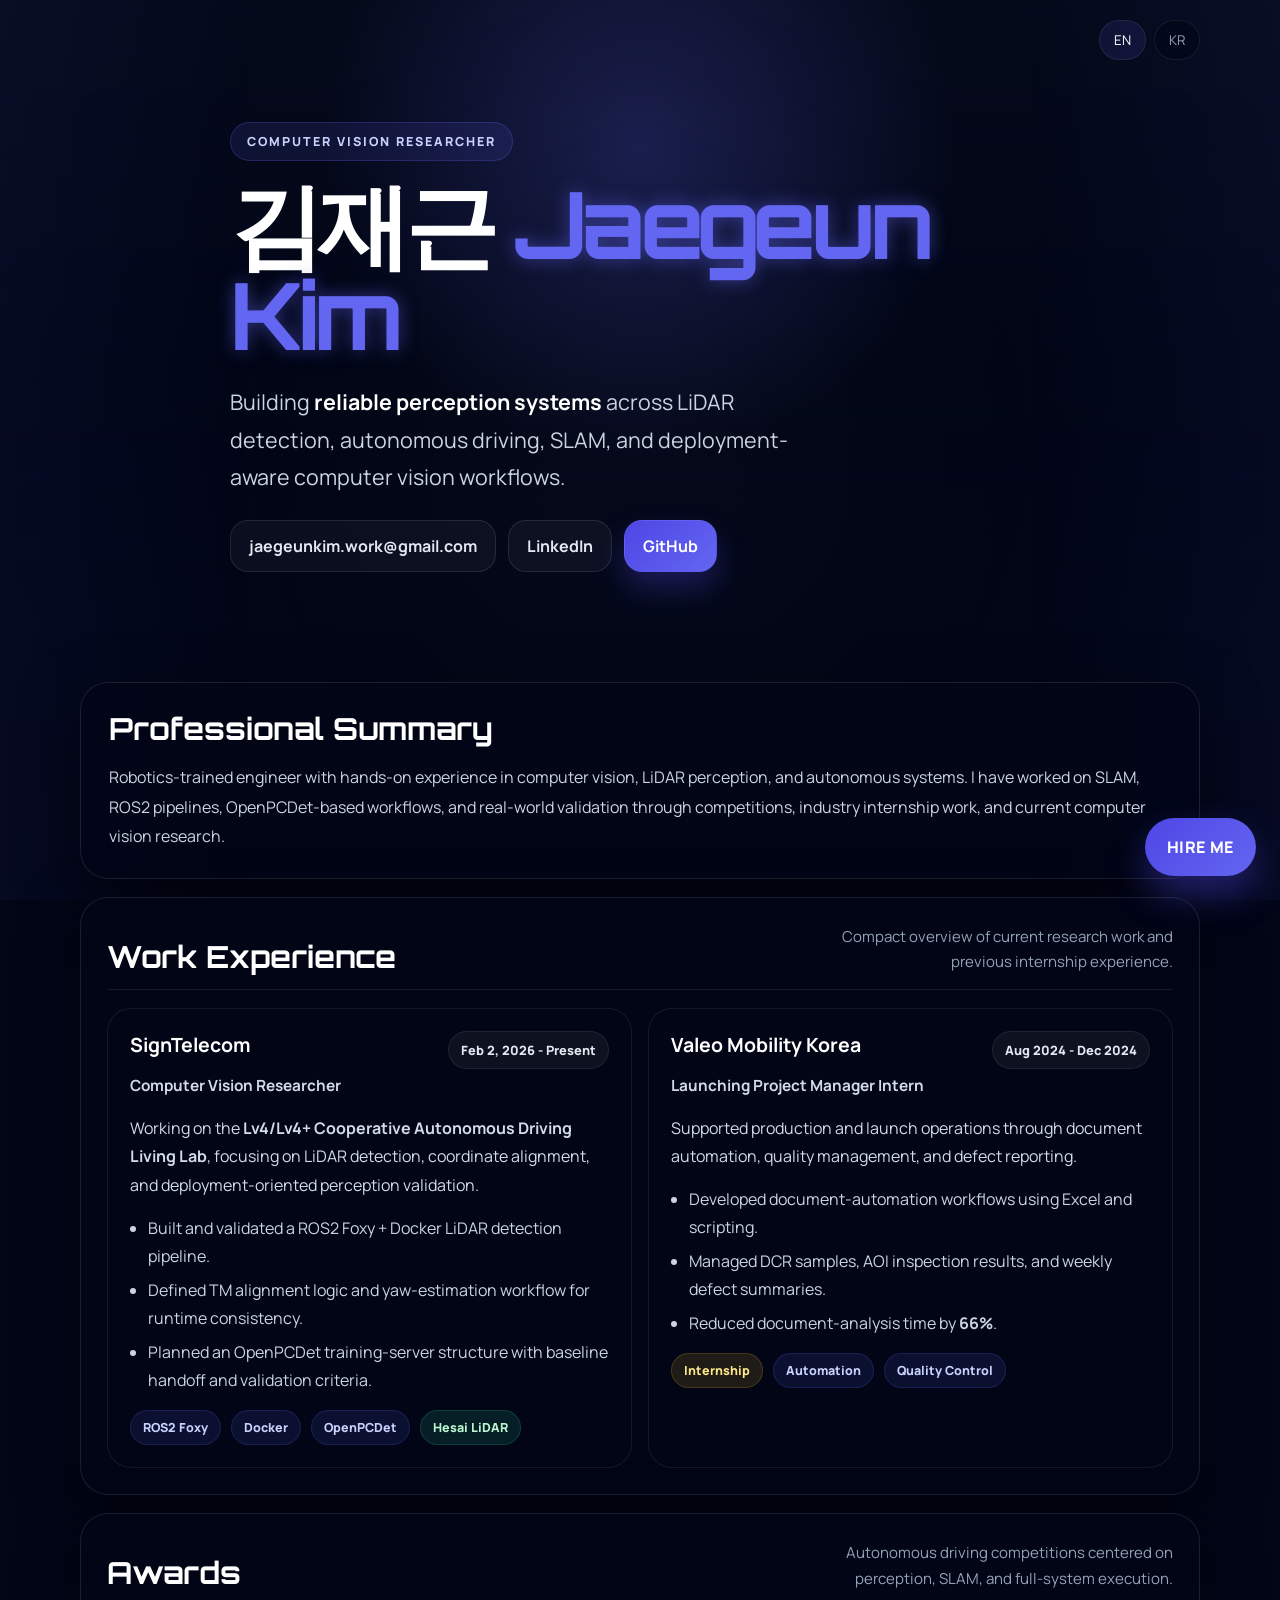
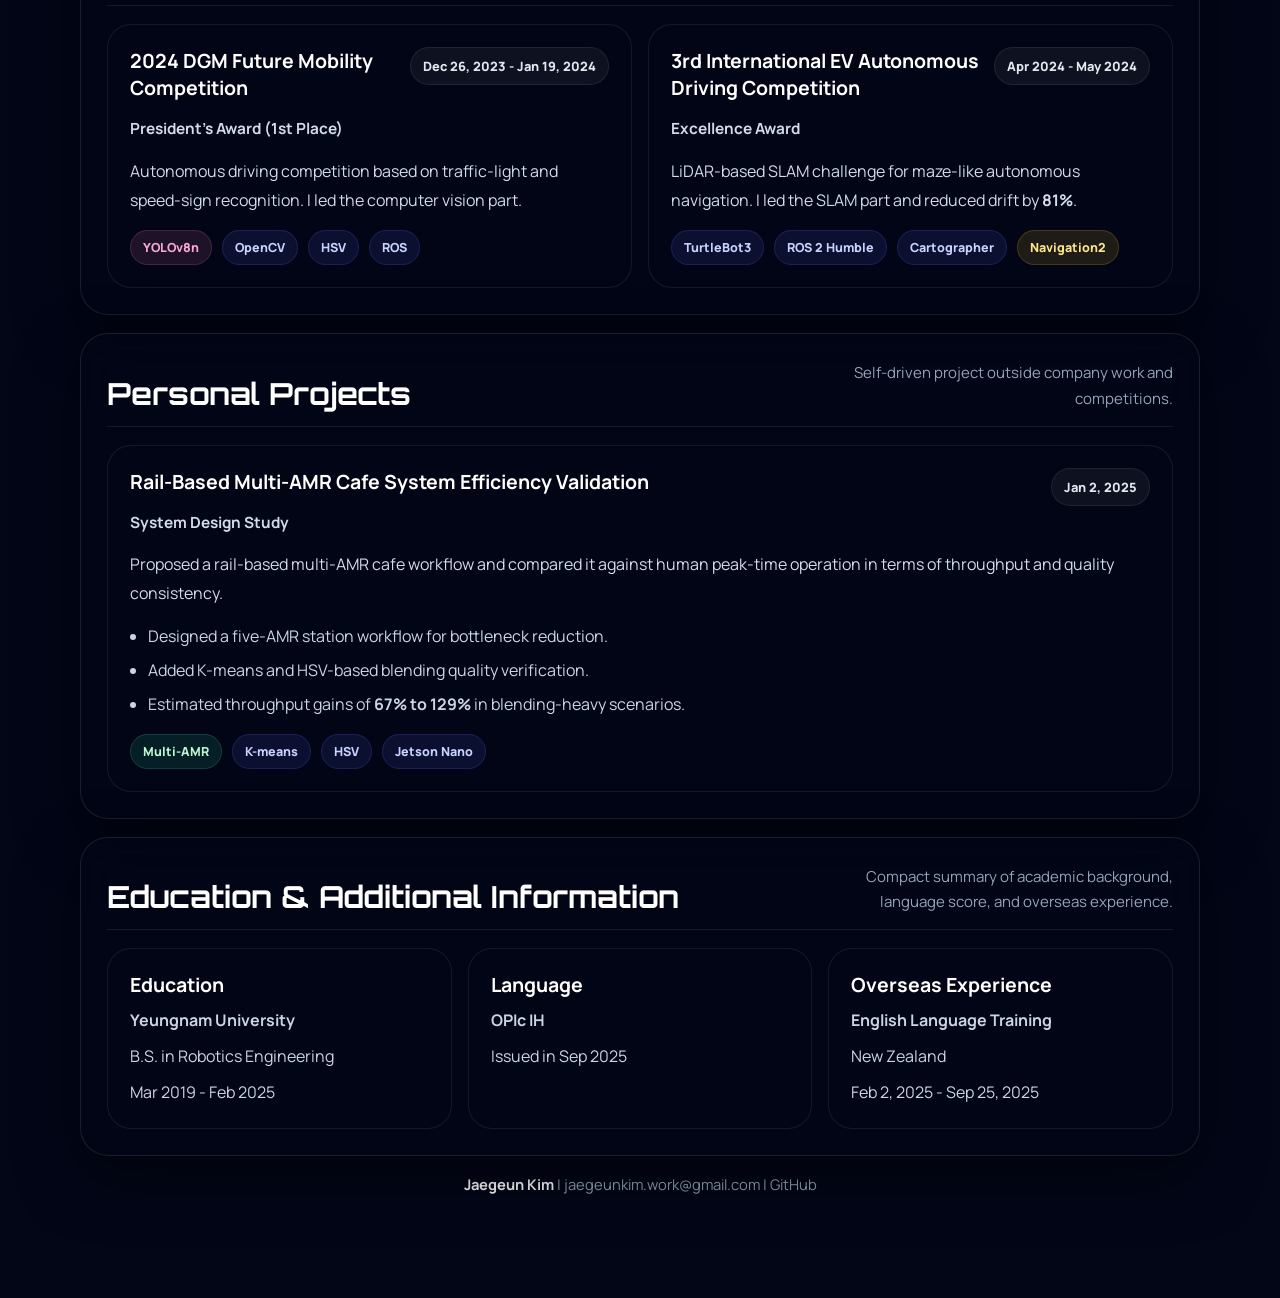
<file: index.html>
<!DOCTYPE html>
<html lang="en">
  <head>
    <meta charset="UTF-8" />
    <meta name="viewport" content="width=device-width, initial-scale=1.0" />
    <title>Jaegeun Kim | Computer Vision Researcher Portfolio</title>
    <link rel="preconnect" href="https://fonts.googleapis.com" />
    <link rel="preconnect" href="https://fonts.gstatic.com" crossorigin />
    <link
      href="https://fonts.googleapis.com/css2?family=Manrope:wght@400;500;700;800&family=Orbitron:wght@500;700;800&display=swap"
      rel="stylesheet"
    />
    <link rel="stylesheet" href="styles.css" />
  </head>
  <body>
    <div class="scene">
      <iframe
        src="https://my.spline.design/nexbotrobotcharacterconcept-U0ALLyfERyusgo1ehu6q9egn/"
        title="Interactive robot background"
      ></iframe>
    </div>

    <div class="page">
      <nav class="topbar">
        <div class="topbar-links">
          <a class="active" href="index.html">EN</a>
          <a href="index-ko.html">KR</a>
        </div>
      </nav>

      <header class="hero">
        <div class="hero-copy">
          <span class="eyebrow">Computer Vision Researcher</span>
          <h1>김재근 <span class="accent">Jaegeun Kim</span></h1>
          <p>
            Building <strong>reliable perception systems</strong> across LiDAR detection,
            autonomous driving, SLAM, and deployment-aware computer vision workflows.
          </p>
          <div class="hero-actions">
            <a href="mailto:jaegeunkim.work@gmail.com">jaegeunkim.work@gmail.com</a>
            <a href="https://www.linkedin.com/in/jaegeun-kim-068551364" target="_blank" rel="noreferrer">LinkedIn</a>
            <a class="primary" href="https://github.com/jakebeep00" target="_blank" rel="noreferrer">GitHub</a>
          </div>
        </div>
      </header>

      <section class="glass summary-card">
        <h2>Professional Summary</h2>
        <p>
          Robotics-trained engineer with hands-on experience in computer vision, LiDAR perception, and autonomous systems.
          I have worked on SLAM, ROS2 pipelines, OpenPCDet-based workflows, and real-world validation through competitions,
          industry internship work, and current computer vision research.
        </p>
      </section>

      <section id="experience" class="glass section">
        <div class="section-head">
          <h2>Work Experience</h2>
          <p>Compact overview of current research work and previous internship experience.</p>
        </div>
        <div class="grid-two">
          <article class="item">
            <div class="item-top">
              <div>
                <h3>SignTelecom</h3>
                <p class="sub">Computer Vision Researcher</p>
              </div>
              <span class="date">Feb 2, 2026 - Present</span>
            </div>
            <p>
              Working on the <strong>Lv4/Lv4+ Cooperative Autonomous Driving Living Lab</strong>,
              focusing on LiDAR detection, coordinate alignment, and deployment-oriented perception validation.
            </p>
            <ul class="mini-list">
              <li>Built and validated a ROS2 Foxy + Docker LiDAR detection pipeline.</li>
              <li>Defined TM alignment logic and yaw-estimation workflow for runtime consistency.</li>
              <li>Planned an OpenPCDet training-server structure with baseline handoff and validation criteria.</li>
            </ul>
            <div class="tags">
              <span class="tag">ROS2 Foxy</span>
              <span class="tag">Docker</span>
              <span class="tag">OpenPCDet</span>
              <span class="tag green">Hesai LiDAR</span>
            </div>
          </article>

          <article class="item">
            <div class="item-top">
              <div>
                <h3>Valeo Mobility Korea</h3>
                <p class="sub">Launching Project Manager Intern</p>
              </div>
              <span class="date">Aug 2024 - Dec 2024</span>
            </div>
            <p>
              Supported production and launch operations through document automation, quality management,
              and defect reporting.
            </p>
            <ul class="mini-list">
              <li>Developed document-automation workflows using Excel and scripting.</li>
              <li>Managed DCR samples, AOI inspection results, and weekly defect summaries.</li>
              <li>Reduced document-analysis time by <strong>66%</strong>.</li>
            </ul>
            <div class="tags">
              <span class="tag amber">Internship</span>
              <span class="tag">Automation</span>
              <span class="tag">Quality Control</span>
            </div>
          </article>
        </div>
      </section>

      <section id="awards" class="glass section">
        <div class="section-head">
          <h2>Awards</h2>
          <p>Autonomous driving competitions centered on perception, SLAM, and full-system execution.</p>
        </div>
        <div class="grid-two">
          <article class="item">
            <div class="item-top">
              <div>
                <h3>2024 DGM Future Mobility Competition</h3>
                <p class="sub">President's Award (1st Place)</p>
              </div>
              <span class="date">Dec 26, 2023 - Jan 19, 2024</span>
            </div>
            <p>
              Autonomous driving competition based on traffic-light and speed-sign recognition.
              I led the computer vision part.
            </p>
            <div class="tags">
              <span class="tag pink">YOLOv8n</span>
              <span class="tag">OpenCV</span>
              <span class="tag">HSV</span>
              <span class="tag">ROS</span>
            </div>
          </article>

          <article class="item">
            <div class="item-top">
              <div>
                <h3>3rd International EV Autonomous Driving Competition</h3>
                <p class="sub">Excellence Award</p>
              </div>
              <span class="date">Apr 2024 - May 2024</span>
            </div>
            <p>
              LiDAR-based SLAM challenge for maze-like autonomous navigation.
              I led the SLAM part and reduced drift by <strong>81%</strong>.
            </p>
            <div class="tags">
              <span class="tag">TurtleBot3</span>
              <span class="tag">ROS 2 Humble</span>
              <span class="tag">Cartographer</span>
              <span class="tag amber">Navigation2</span>
            </div>
          </article>
        </div>
      </section>

      <section id="projects" class="glass section">
        <div class="section-head">
          <h2>Personal Projects</h2>
          <p>Self-driven project outside company work and competitions.</p>
        </div>
        <div class="grid-two">
          <article class="item full-span">
            <div class="item-top">
              <div>
                <h3>Rail-Based Multi-AMR Cafe System Efficiency Validation</h3>
                <p class="sub">System Design Study</p>
              </div>
              <span class="date">Jan 2, 2025</span>
            </div>
            <p>
              Proposed a rail-based multi-AMR cafe workflow and compared it against human peak-time operation
              in terms of throughput and quality consistency.
            </p>
            <ul class="mini-list">
              <li>Designed a five-AMR station workflow for bottleneck reduction.</li>
              <li>Added K-means and HSV-based blending quality verification.</li>
              <li>Estimated throughput gains of <strong>67% to 129%</strong> in blending-heavy scenarios.</li>
            </ul>
            <div class="tags">
              <span class="tag green">Multi-AMR</span>
              <span class="tag">K-means</span>
              <span class="tag">HSV</span>
              <span class="tag">Jetson Nano</span>
            </div>
          </article>
        </div>
      </section>

      <section id="education" class="glass section">
        <div class="section-head">
          <h2>Education & Additional Information</h2>
          <p>Compact summary of academic background, language score, and overseas experience.</p>
        </div>
        <div class="grid-three">
          <article class="item info-item">
            <h3>Education</h3>
            <p><strong>Yeungnam University</strong></p>
            <p>B.S. in Robotics Engineering</p>
            <p>Mar 2019 - Feb 2025</p>
          </article>

          <article class="item info-item">
            <h3>Language</h3>
            <p><strong>OPIc IH</strong></p>
            <p>Issued in Sep 2025</p>
          </article>

          <article class="item info-item">
            <h3>Overseas Experience</h3>
            <p><strong>English Language Training</strong></p>
            <p>New Zealand</p>
            <p>Feb 2, 2025 - Sep 25, 2025</p>
          </article>
        </div>
      </section>

      <footer>
        <strong>Jaegeun Kim</strong> |
        <a href="mailto:jaegeunkim.work@gmail.com">jaegeunkim.work@gmail.com</a> |
        <a href="https://github.com/jakebeep00" target="_blank" rel="noreferrer">GitHub</a>
      </footer>
    </div>

    <a class="floating-mail" href="mailto:jaegeunkim.work@gmail.com">HIRE ME</a>
  </body>
</html>
</file>
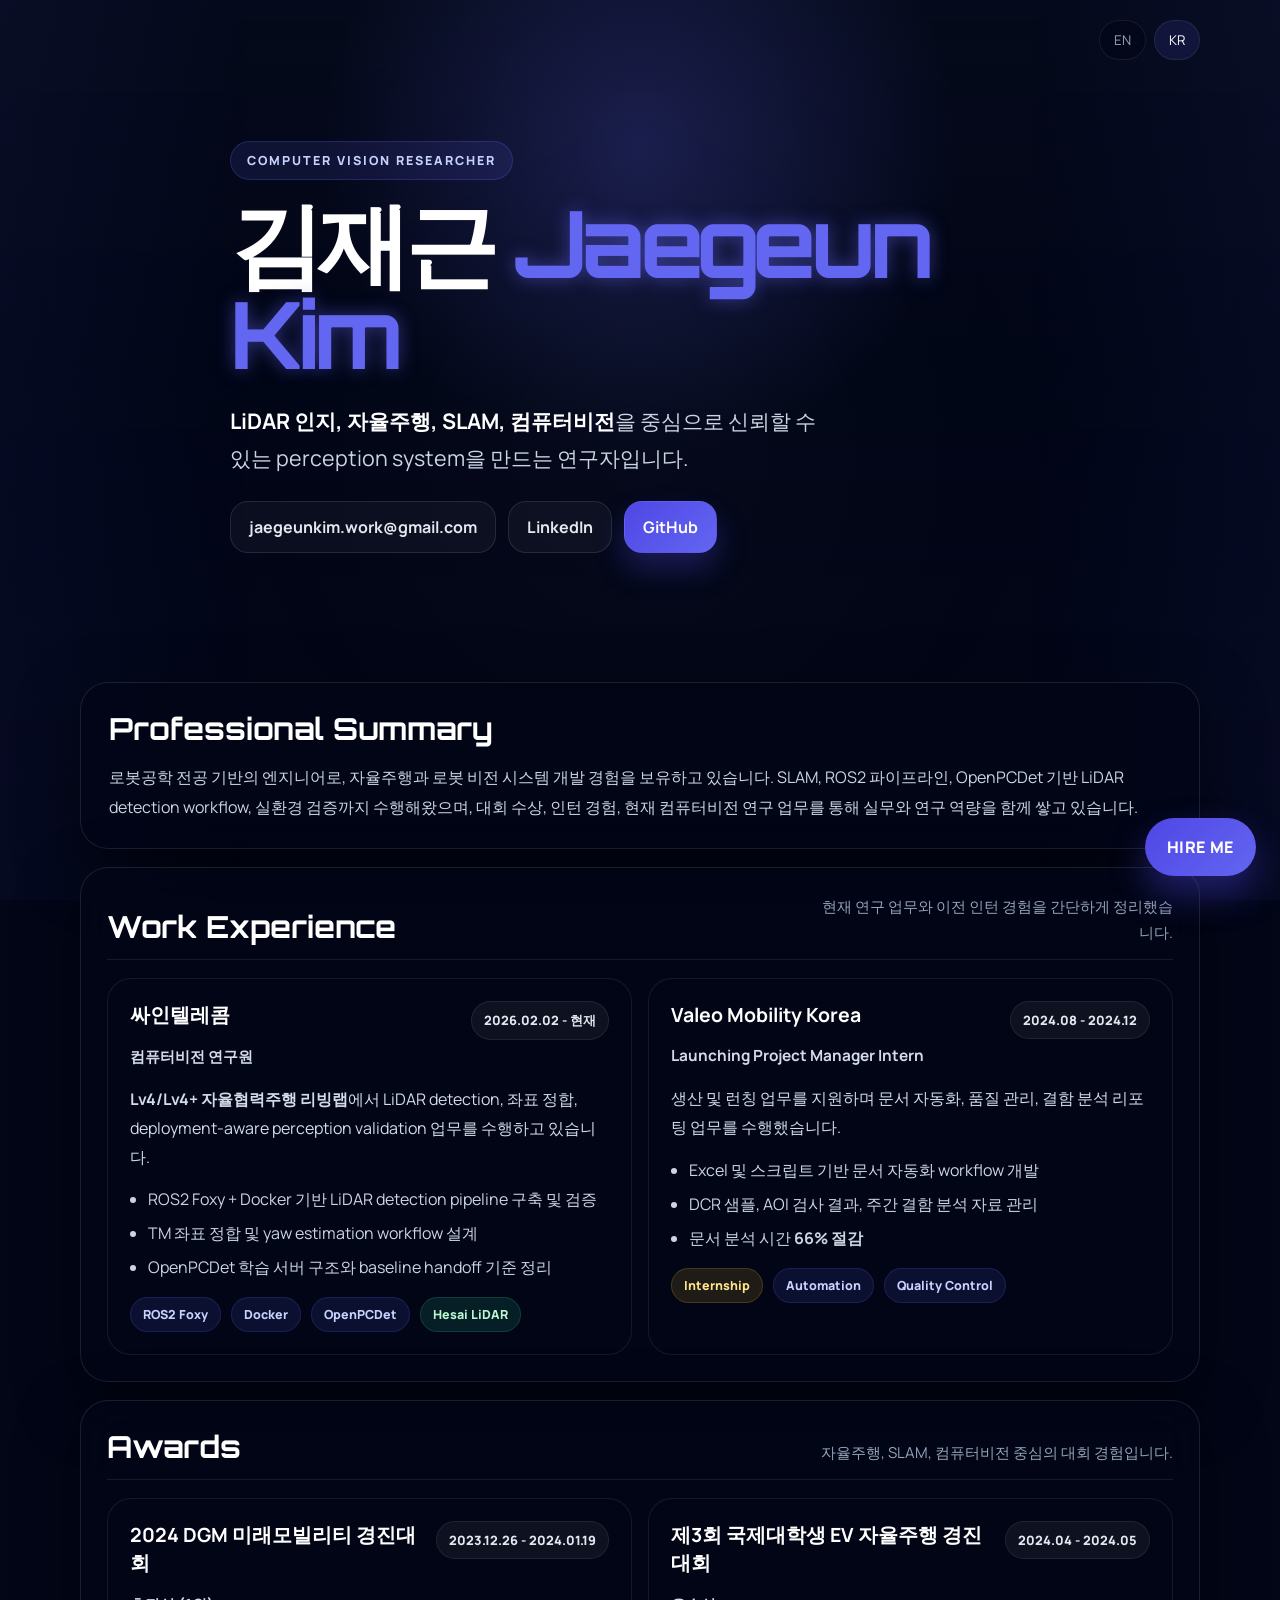
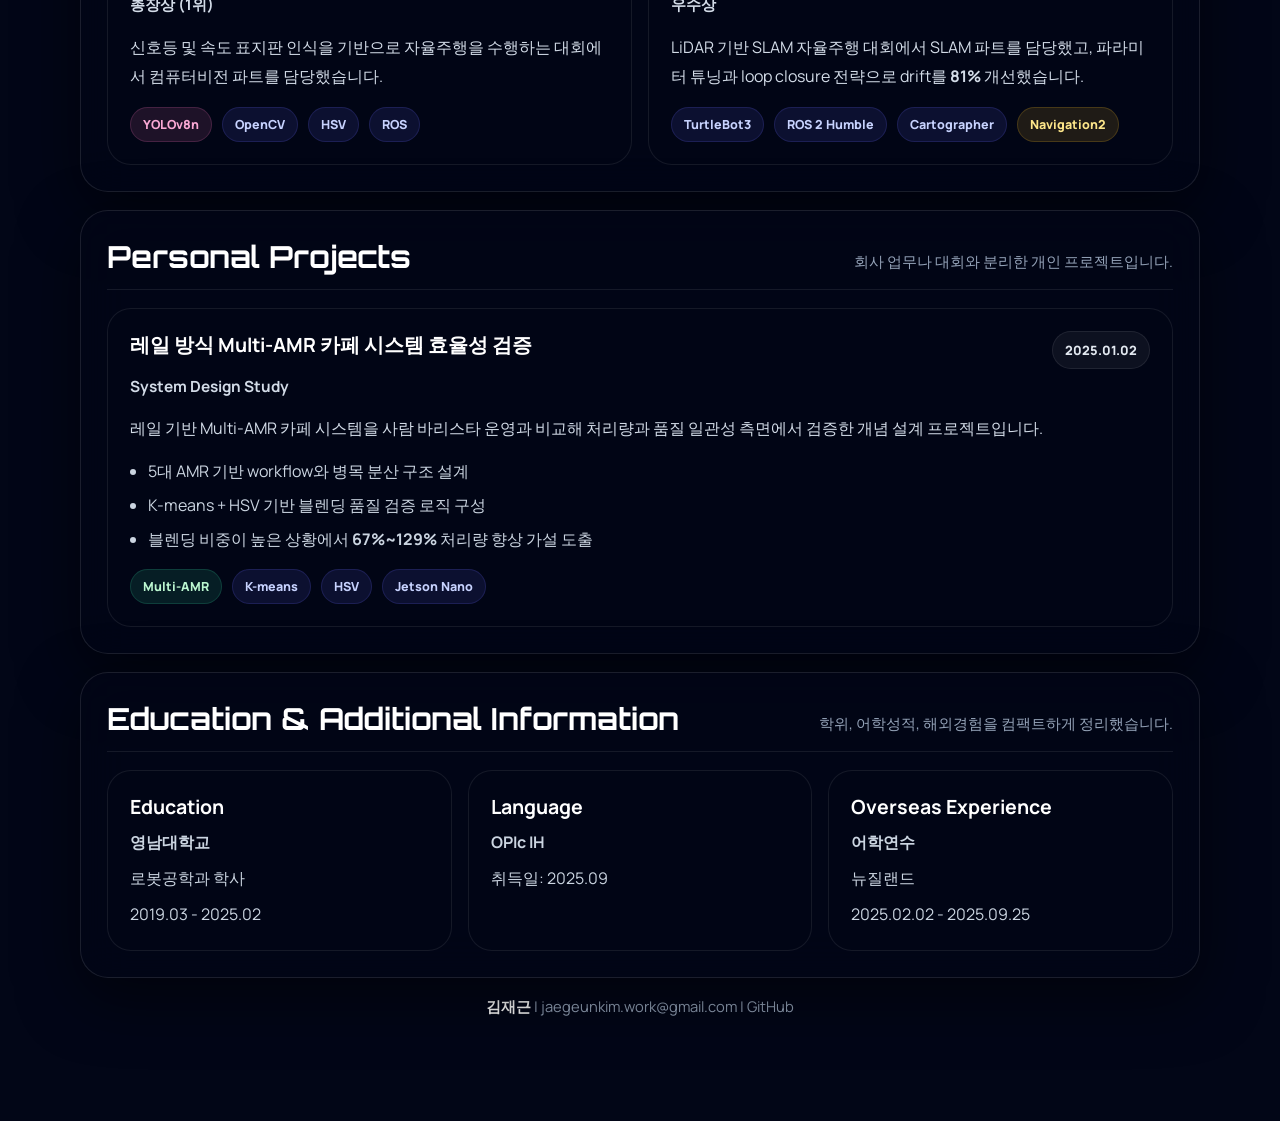
<file: index-ko.html>
<!DOCTYPE html>
<html lang="ko">
  <head>
    <meta charset="UTF-8" />
    <meta name="viewport" content="width=device-width, initial-scale=1.0" />
    <title>김재근 | 컴퓨터비전 연구원 포트폴리오</title>
    <link rel="preconnect" href="https://fonts.googleapis.com" />
    <link rel="preconnect" href="https://fonts.gstatic.com" crossorigin />
    <link
      href="https://fonts.googleapis.com/css2?family=Manrope:wght@400;500;700;800&family=Orbitron:wght@500;700;800&display=swap"
      rel="stylesheet"
    />
    <link rel="stylesheet" href="styles.css" />
  </head>
  <body>
    <div class="scene">
      <iframe
        src="https://my.spline.design/nexbotrobotcharacterconcept-U0ALLyfERyusgo1ehu6q9egn/"
        title="인터랙티브 로봇 배경"
      ></iframe>
    </div>

    <div class="page">
      <nav class="topbar">
        <div class="topbar-links">
          <a href="index.html">EN</a>
          <a class="active" href="index-ko.html">KR</a>
        </div>
      </nav>

      <header class="hero">
        <div class="hero-copy">
          <span class="eyebrow">Computer Vision Researcher</span>
          <h1>김재근 <span class="accent">Jaegeun Kim</span></h1>
          <p>
            <strong>LiDAR 인지, 자율주행, SLAM, 컴퓨터비전</strong>을 중심으로
            신뢰할 수 있는 perception system을 만드는 연구자입니다.
          </p>
          <div class="hero-actions">
            <a href="mailto:jaegeunkim.work@gmail.com">jaegeunkim.work@gmail.com</a>
            <a href="https://www.linkedin.com/in/jaegeun-kim-068551364" target="_blank" rel="noreferrer">LinkedIn</a>
            <a class="primary" href="https://github.com/jakebeep00" target="_blank" rel="noreferrer">GitHub</a>
          </div>
        </div>
      </header>

      <section class="glass summary-card">
        <h2>Professional Summary</h2>
        <p>
          로봇공학 전공 기반의 엔지니어로, 자율주행과 로봇 비전 시스템 개발 경험을 보유하고 있습니다.
          SLAM, ROS2 파이프라인, OpenPCDet 기반 LiDAR detection workflow, 실환경 검증까지 수행해왔으며,
          대회 수상, 인턴 경험, 현재 컴퓨터비전 연구 업무를 통해 실무와 연구 역량을 함께 쌓고 있습니다.
        </p>
      </section>

      <section id="experience" class="glass section">
        <div class="section-head">
          <h2>Work Experience</h2>
          <p>현재 연구 업무와 이전 인턴 경험을 간단하게 정리했습니다.</p>
        </div>
        <div class="grid-two">
          <article class="item">
            <div class="item-top">
              <div>
                <h3>싸인텔레콤</h3>
                <p class="sub">컴퓨터비전 연구원</p>
              </div>
              <span class="date">2026.02.02 - 현재</span>
            </div>
            <p>
              <strong>Lv4/Lv4+ 자율협력주행 리빙랩</strong>에서 LiDAR detection,
              좌표 정합, deployment-aware perception validation 업무를 수행하고 있습니다.
            </p>
            <ul class="mini-list">
              <li>ROS2 Foxy + Docker 기반 LiDAR detection pipeline 구축 및 검증</li>
              <li>TM 좌표 정합 및 yaw estimation workflow 설계</li>
              <li>OpenPCDet 학습 서버 구조와 baseline handoff 기준 정리</li>
            </ul>
            <div class="tags">
              <span class="tag">ROS2 Foxy</span>
              <span class="tag">Docker</span>
              <span class="tag">OpenPCDet</span>
              <span class="tag green">Hesai LiDAR</span>
            </div>
          </article>

          <article class="item">
            <div class="item-top">
              <div>
                <h3>Valeo Mobility Korea</h3>
                <p class="sub">Launching Project Manager Intern</p>
              </div>
              <span class="date">2024.08 - 2024.12</span>
            </div>
            <p>
              생산 및 런칭 업무를 지원하며 문서 자동화, 품질 관리, 결함 분석 리포팅 업무를 수행했습니다.
            </p>
            <ul class="mini-list">
              <li>Excel 및 스크립트 기반 문서 자동화 workflow 개발</li>
              <li>DCR 샘플, AOI 검사 결과, 주간 결함 분석 자료 관리</li>
              <li>문서 분석 시간 <strong>66% 절감</strong></li>
            </ul>
            <div class="tags">
              <span class="tag amber">Internship</span>
              <span class="tag">Automation</span>
              <span class="tag">Quality Control</span>
            </div>
          </article>
        </div>
      </section>

      <section id="awards" class="glass section">
        <div class="section-head">
          <h2>Awards</h2>
          <p>자율주행, SLAM, 컴퓨터비전 중심의 대회 경험입니다.</p>
        </div>
        <div class="grid-two">
          <article class="item">
            <div class="item-top">
              <div>
                <h3>2024 DGM 미래모빌리티 경진대회</h3>
                <p class="sub">총장상 (1위)</p>
              </div>
              <span class="date">2023.12.26 - 2024.01.19</span>
            </div>
            <p>
              신호등 및 속도 표지판 인식을 기반으로 자율주행을 수행하는 대회에서
              컴퓨터비전 파트를 담당했습니다.
            </p>
            <div class="tags">
              <span class="tag pink">YOLOv8n</span>
              <span class="tag">OpenCV</span>
              <span class="tag">HSV</span>
              <span class="tag">ROS</span>
            </div>
          </article>

          <article class="item">
            <div class="item-top">
              <div>
                <h3>제3회 국제대학생 EV 자율주행 경진대회</h3>
                <p class="sub">우수상</p>
              </div>
              <span class="date">2024.04 - 2024.05</span>
            </div>
            <p>
              LiDAR 기반 SLAM 자율주행 대회에서 SLAM 파트를 담당했고,
              파라미터 튜닝과 loop closure 전략으로 drift를 <strong>81%</strong> 개선했습니다.
            </p>
            <div class="tags">
              <span class="tag">TurtleBot3</span>
              <span class="tag">ROS 2 Humble</span>
              <span class="tag">Cartographer</span>
              <span class="tag amber">Navigation2</span>
            </div>
          </article>
        </div>
      </section>

      <section id="projects" class="glass section">
        <div class="section-head">
          <h2>Personal Projects</h2>
          <p>회사 업무나 대회와 분리한 개인 프로젝트입니다.</p>
        </div>
        <div class="grid-two">
          <article class="item full-span">
            <div class="item-top">
              <div>
                <h3>레일 방식 Multi-AMR 카페 시스템 효율성 검증</h3>
                <p class="sub">System Design Study</p>
              </div>
              <span class="date">2025.01.02</span>
            </div>
            <p>
              레일 기반 Multi-AMR 카페 시스템을 사람 바리스타 운영과 비교해
              처리량과 품질 일관성 측면에서 검증한 개념 설계 프로젝트입니다.
            </p>
            <ul class="mini-list">
              <li>5대 AMR 기반 workflow와 병목 분산 구조 설계</li>
              <li>K-means + HSV 기반 블렌딩 품질 검증 로직 구성</li>
              <li>블렌딩 비중이 높은 상황에서 <strong>67%~129%</strong> 처리량 향상 가설 도출</li>
            </ul>
            <div class="tags">
              <span class="tag green">Multi-AMR</span>
              <span class="tag">K-means</span>
              <span class="tag">HSV</span>
              <span class="tag">Jetson Nano</span>
            </div>
          </article>
        </div>
      </section>

      <section id="education" class="glass section">
        <div class="section-head">
          <h2>Education & Additional Information</h2>
          <p>학위, 어학성적, 해외경험을 컴팩트하게 정리했습니다.</p>
        </div>
        <div class="grid-three">
          <article class="item info-item">
            <h3>Education</h3>
            <p><strong>영남대학교</strong></p>
            <p>로봇공학과 학사</p>
            <p>2019.03 - 2025.02</p>
          </article>

          <article class="item info-item">
            <h3>Language</h3>
            <p><strong>OPIc IH</strong></p>
            <p>취득일: 2025.09</p>
          </article>

          <article class="item info-item">
            <h3>Overseas Experience</h3>
            <p><strong>어학연수</strong></p>
            <p>뉴질랜드</p>
            <p>2025.02.02 - 2025.09.25</p>
          </article>
        </div>
      </section>

      <footer>
        <strong>김재근</strong> |
        <a href="mailto:jaegeunkim.work@gmail.com">jaegeunkim.work@gmail.com</a> |
        <a href="https://github.com/jakebeep00" target="_blank" rel="noreferrer">GitHub</a>
      </footer>
    </div>

    <a class="floating-mail" href="mailto:jaegeunkim.work@gmail.com">HIRE ME</a>
  </body>
</html>
</file>
<file: styles.css>
:root {
  --bg: #020617;
  --panel: rgba(2, 6, 23, 0.78);
  --panel-strong: rgba(2, 6, 23, 0.9);
  --line: rgba(255, 255, 255, 0.1);
  --text: #e2e8f0;
  --muted: #94a3b8;
  --primary: #6366f1;
  --primary-strong: #4f46e5;
  --green: #34d399;
  --amber: #fbbf24;
  --pink: #f472b6;
  --shadow: 0 20px 60px rgba(0, 0, 0, 0.5);
}

* {
  box-sizing: border-box;
}

html {
  scroll-behavior: smooth;
}

body {
  margin: 0;
  font-family: "Manrope", sans-serif;
  color: var(--text);
  background: var(--bg);
  overflow-x: hidden;
}

a {
  color: inherit;
  text-decoration: none;
}

iframe {
  width: 100%;
  height: 100%;
  border: 0;
  pointer-events: none;
}

@media (min-width: 900px) {
  iframe {
    pointer-events: auto;
  }
}

.scene,
.scene::before,
.scene::after {
  position: fixed;
  inset: 0;
}

.scene {
  z-index: 0;
}

.scene::before {
  content: "";
  background:
    radial-gradient(circle at 50% 16%, rgba(99, 102, 241, 0.24), transparent 32%),
    linear-gradient(180deg, rgba(15, 23, 42, 0.24) 0%, rgba(2, 6, 23, 0.64) 42%, rgba(2, 6, 23, 0.94) 100%);
  z-index: 1;
  pointer-events: none;
}

.scene::after {
  content: "";
  background:
    linear-gradient(90deg, rgba(99, 102, 241, 0.05), transparent 20%, transparent 80%, rgba(99, 102, 241, 0.05)),
    radial-gradient(circle at center, rgba(255, 255, 255, 0.02), transparent 55%);
  z-index: 2;
  pointer-events: none;
}

.page {
  position: relative;
  z-index: 3;
  width: min(1120px, calc(100% - 28px));
  margin: 0 auto;
  padding: 18px 0 80px;
}

.glass {
  background: var(--panel);
  border: 1px solid var(--line);
  border-radius: 28px;
  box-shadow: var(--shadow);
  backdrop-filter: blur(22px);
}

.topbar {
  display: flex;
  align-items: center;
  justify-content: flex-end;
  gap: 8px;
  padding: 2px 0 0;
  margin-bottom: 10px;
}

.topbar-links {
  display: flex;
  gap: 8px;
}

.topbar-links a {
  padding: 10px 14px;
  border-radius: 999px;
  color: var(--muted);
  font-size: 0.84rem;
  transition: 140ms ease;
  background: rgba(2, 6, 23, 0.58);
  border: 1px solid rgba(255, 255, 255, 0.08);
  backdrop-filter: blur(14px);
}

.topbar-links a:hover,
.topbar-links a.active {
  color: #fff;
  background: rgba(99, 102, 241, 0.12);
}

.hero {
  min-height: 72vh;
  display: flex;
  align-items: center;
  justify-content: center;
  padding: 18px 12px 112px;
}

.hero-copy {
  width: min(820px, 100%);
}

.eyebrow {
  display: inline-block;
  padding: 10px 16px;
  border-radius: 999px;
  border: 1px solid rgba(99, 102, 241, 0.24);
  background: rgba(99, 102, 241, 0.12);
  color: #c7d2fe;
  font-size: 0.78rem;
  font-weight: 800;
  letter-spacing: 0.16em;
  text-transform: uppercase;
}

.hero h1 {
  margin: 18px 0 0;
  font-family: "Orbitron", sans-serif;
  font-size: clamp(3.1rem, 8vw, 5.8rem);
  line-height: 0.98;
  letter-spacing: -0.06em;
  color: #fff;
}

.hero h1 .accent {
  color: var(--primary);
  text-shadow: 0 0 18px rgba(99, 102, 241, 0.5);
}

.hero p {
  margin: 22px 0 0;
  max-width: 600px;
  font-size: clamp(1.04rem, 1.8vw, 1.34rem);
  line-height: 1.75;
  color: #cbd5e1;
}

.hero p strong {
  color: #fff;
}

.hero-actions {
  display: flex;
  flex-wrap: wrap;
  gap: 12px;
  margin-top: 24px;
}

.hero-actions a {
  display: inline-flex;
  align-items: center;
  justify-content: center;
  min-height: 52px;
  padding: 0 18px;
  border-radius: 18px;
  border: 1px solid var(--line);
  background: rgba(255, 255, 255, 0.04);
  font-weight: 700;
  transition: 160ms ease;
}

.hero-actions a.primary {
  color: #fff;
  background: linear-gradient(135deg, var(--primary-strong), var(--primary));
  border-color: rgba(99, 102, 241, 0.34);
  box-shadow: 0 16px 30px rgba(79, 70, 229, 0.3);
}

.hero-actions a:hover {
  transform: translateY(-2px);
}

.summary-card {
  width: 100%;
  margin: -36px auto 0;
  padding: 26px 28px;
}

.summary-card h2,
.section-head h2 {
  margin: 0;
  font-family: "Orbitron", sans-serif;
  font-size: clamp(1.3rem, 2.4vw, 1.9rem);
  color: #fff;
}

.summary-card p {
  margin: 16px 0 0;
  color: #cbd5e1;
  line-height: 1.85;
  font-size: 1rem;
}

.section {
  margin-top: 18px;
  padding: 26px;
}

.section-head {
  display: flex;
  align-items: flex-end;
  justify-content: space-between;
  gap: 18px;
  margin-bottom: 18px;
  padding-bottom: 14px;
  border-bottom: 1px solid rgba(255, 255, 255, 0.08);
}

.section-head p {
  margin: 0;
  max-width: 360px;
  color: var(--muted);
  line-height: 1.7;
  text-align: right;
  font-size: 0.94rem;
}

.grid-two,
.grid-three {
  display: grid;
  gap: 16px;
}

.grid-two {
  grid-template-columns: repeat(2, minmax(0, 1fr));
}

.grid-three {
  grid-template-columns: repeat(3, minmax(0, 1fr));
}

.item {
  padding: 22px;
  border-radius: 24px;
  background: var(--panel-strong);
  border: 1px solid rgba(255, 255, 255, 0.08);
}

.full-span {
  grid-column: 1 / -1;
}

.item-top {
  display: flex;
  align-items: flex-start;
  justify-content: space-between;
  gap: 14px;
}

.item h3 {
  margin: 0;
  color: #fff;
  font-size: 1.22rem;
}

.sub {
  margin: 6px 0 0;
  color: #a5b4fc;
  font-weight: 700;
  font-size: 0.96rem;
}

.date {
  white-space: nowrap;
  padding: 9px 12px;
  border-radius: 999px;
  background: rgba(255, 255, 255, 0.05);
  border: 1px solid rgba(255, 255, 255, 0.08);
  color: #e2e8f0;
  font-size: 0.8rem;
  font-weight: 800;
}

.item p {
  margin: 14px 0 0;
  color: #d2dbe7;
  line-height: 1.8;
}

.mini-list {
  margin: 14px 0 0;
  padding-left: 18px;
  color: #cbd5e1;
  line-height: 1.75;
}

.mini-list li + li {
  margin-top: 6px;
}

.tags {
  display: flex;
  flex-wrap: wrap;
  gap: 10px;
  margin-top: 16px;
}

.tag {
  display: inline-flex;
  align-items: center;
  justify-content: center;
  padding: 8px 12px;
  border-radius: 999px;
  font-size: 0.78rem;
  font-weight: 800;
  color: #c7d2fe;
  background: rgba(99, 102, 241, 0.12);
  border: 1px solid rgba(99, 102, 241, 0.18);
}

.tag.green {
  color: #bbf7d0;
  background: rgba(52, 211, 153, 0.12);
  border-color: rgba(52, 211, 153, 0.18);
}

.tag.amber {
  color: #fde68a;
  background: rgba(251, 191, 36, 0.12);
  border-color: rgba(251, 191, 36, 0.18);
}

.tag.pink {
  color: #f9a8d4;
  background: rgba(244, 114, 182, 0.12);
  border-color: rgba(244, 114, 182, 0.18);
}

.note {
  margin-top: 14px;
  padding: 14px 16px;
  border-radius: 16px;
  background: rgba(56, 189, 248, 0.08);
  border: 1px solid rgba(56, 189, 248, 0.16);
  color: #d7f9ff;
  line-height: 1.75;
}

.info-item p {
  margin: 8px 0 0;
  color: #cbd5e1;
  line-height: 1.75;
}

.floating-mail {
  position: fixed;
  right: 24px;
  bottom: 24px;
  z-index: 20;
  display: inline-flex;
  align-items: center;
  justify-content: center;
  min-height: 58px;
  padding: 0 22px;
  border-radius: 999px;
  background: linear-gradient(135deg, var(--primary-strong), var(--primary));
  color: #fff;
  font-weight: 800;
  letter-spacing: 0.04em;
  box-shadow: 0 18px 36px rgba(79, 70, 229, 0.4);
}

footer {
  padding: 18px 12px 24px;
  text-align: center;
  color: var(--muted);
  font-size: 0.92rem;
}

footer strong {
  color: #fff;
}

@media (max-width: 1000px) {
  .grid-two,
  .grid-three {
    grid-template-columns: 1fr;
  }

  .section-head {
    align-items: flex-start;
    flex-direction: column;
  }

  .section-head p {
    text-align: left;
  }
}

@media (max-width: 760px) {
  .page {
    width: min(100% - 20px, 1040px);
    padding-top: 14px;
  }

  .topbar {
    justify-content: flex-end;
  }

  .hero {
    min-height: 62vh;
    padding: 12px 4px 72px;
  }

  .summary-card,
  .section {
    padding: 22px;
  }

  .hero-actions a {
    width: 100%;
  }

  .item-top {
    flex-direction: column;
  }

  .date {
    white-space: normal;
  }

  .floating-mail {
    right: 16px;
    bottom: 16px;
  }
}
</file>
